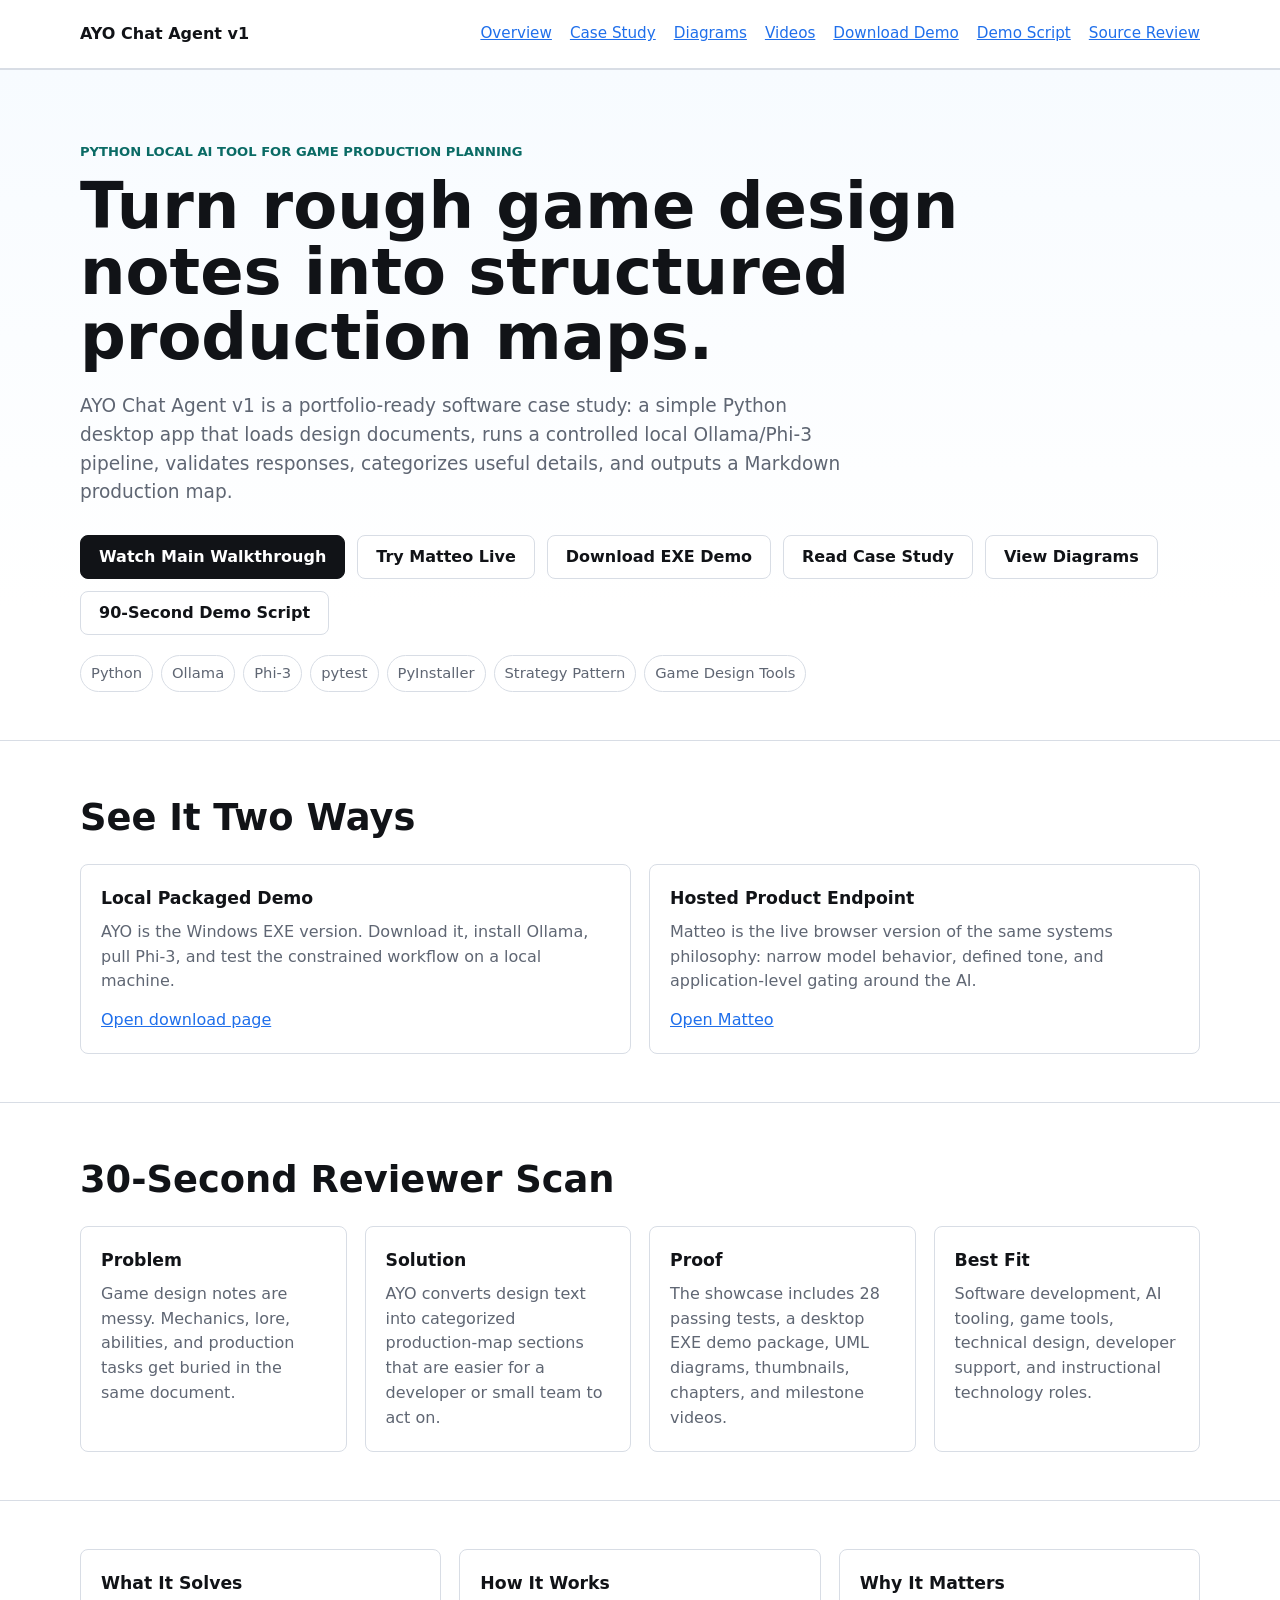
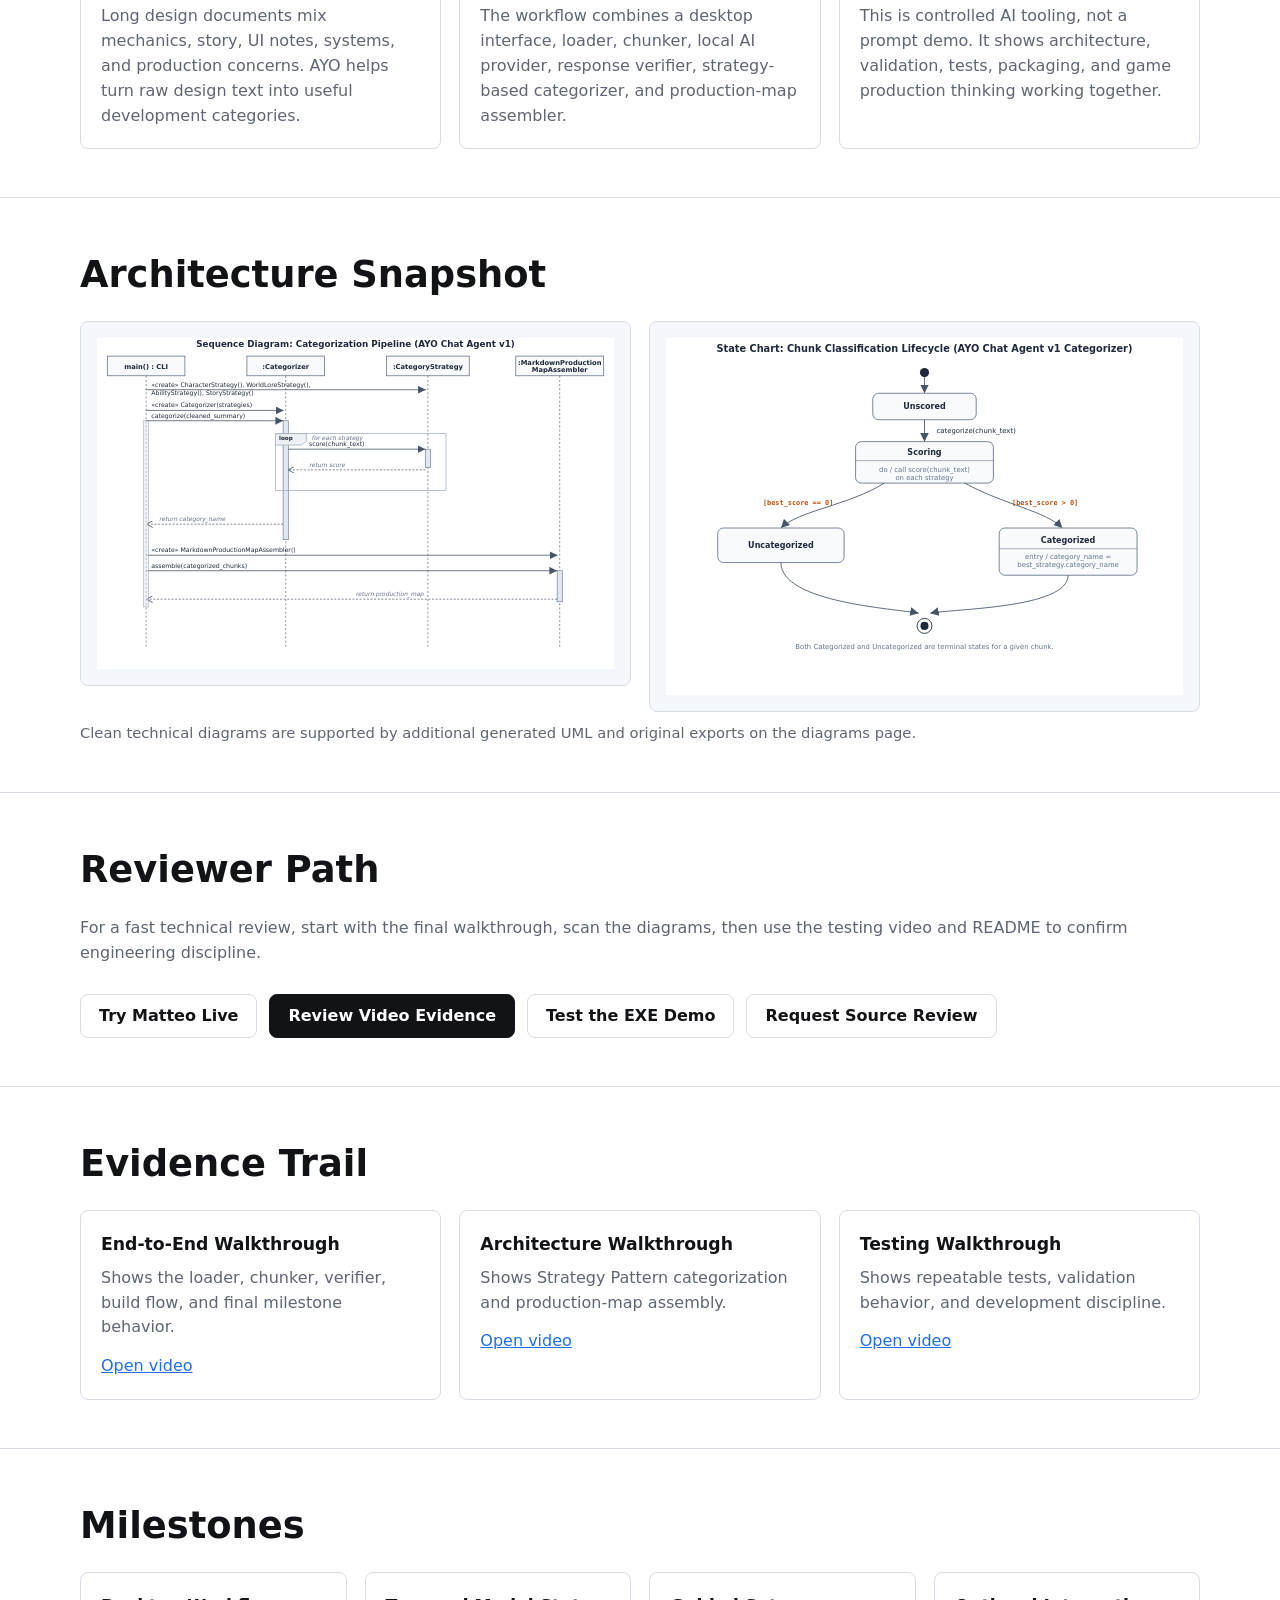
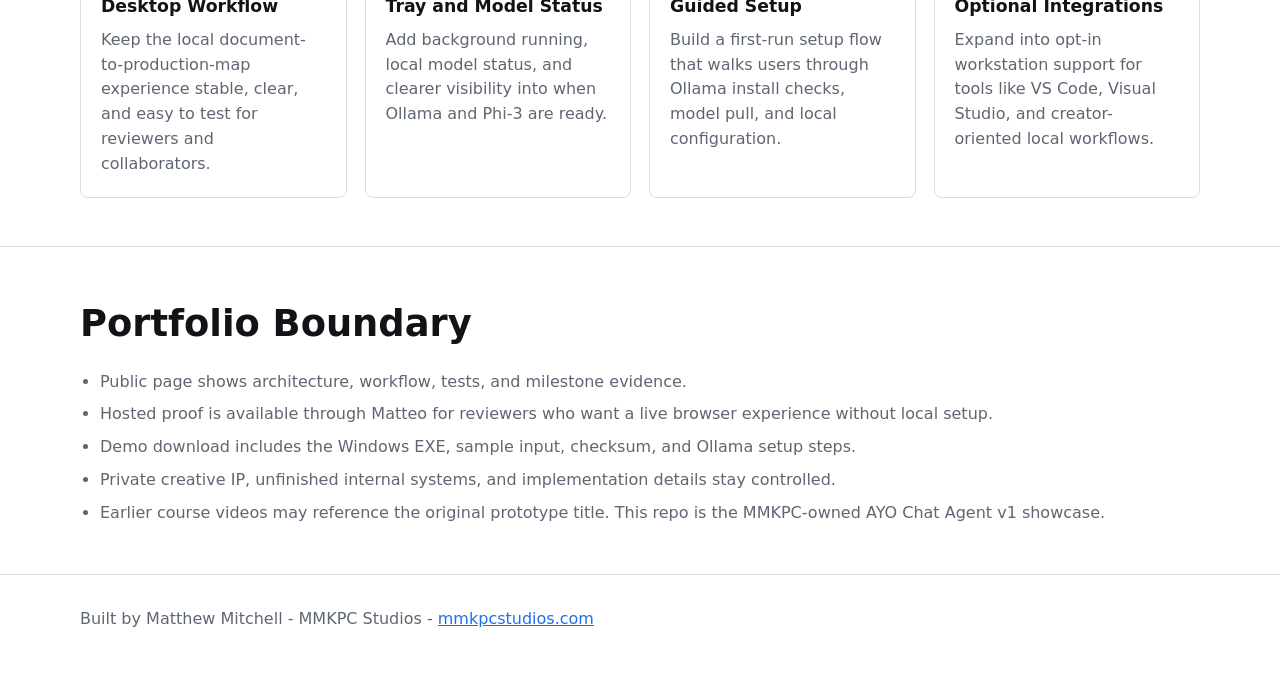
<file: docs/index.html>
<!doctype html>
<html lang="en">
  <head>
    <meta charset="utf-8">
    <meta name="viewport" content="width=device-width, initial-scale=1">
    <title>AYO Chat Agent v1 | Local AI Production Map Tool</title>
    <meta name="description" content="AYO Chat Agent v1 turns rough game design notes into structured production maps through a simple desktop app, a controlled Ollama and Phi-3 pipeline, validation logic, categorization, tests, and executable packaging.">
    <link rel="icon" href="favicon.svg" type="image/svg+xml">
    <link rel="stylesheet" href="styles.css">
  </head>
  <body>
    <header>
      <div class="wrap nav">
        <div class="brand">AYO Chat Agent v1</div>
        <nav class="nav-links" aria-label="Portfolio links">
          <a href="index.html">Overview</a>
          <a href="case-study.html">Case Study</a>
          <a href="diagrams.html">Diagrams</a>
          <a href="video-evidence.html">Videos</a>
          <a href="download.html">Download Demo</a>
          <a href="demo-script.html">Demo Script</a>
          <a href="mailto:memitchell@mmkpcstudios.com?subject=AYO%20Chat%20Agent%20source%20review">Source Review</a>
        </nav>
      </div>
    </header>

    <main>
      <section class="hero">
        <div class="wrap">
          <p class="eyebrow">Python local AI tool for game production planning</p>
          <h1>Turn rough game design notes into structured production maps.</h1>
          <p class="lead">AYO Chat Agent v1 is a portfolio-ready software case study: a simple Python desktop app that loads design documents, runs a controlled local Ollama/Phi-3 pipeline, validates responses, categorizes useful details, and outputs a Markdown production map.</p>
          <div class="actions">
            <a class="button primary" href="https://youtu.be/tCJJVlSK87w">Watch Main Walkthrough</a>
            <a class="button" href="https://matteo.mmkpcstudios.com/#/">Try Matteo Live</a>
            <a class="button" href="download.html">Download EXE Demo</a>
            <a class="button" href="case-study.html">Read Case Study</a>
            <a class="button" href="diagrams.html">View Diagrams</a>
            <a class="button" href="demo-script.html">90-Second Demo Script</a>
          </div>
          <div class="tag-list" aria-label="Technical focus">
            <span class="tag">Python</span>
            <span class="tag">Ollama</span>
            <span class="tag">Phi-3</span>
            <span class="tag">pytest</span>
            <span class="tag">PyInstaller</span>
            <span class="tag">Strategy Pattern</span>
            <span class="tag">Game Design Tools</span>
          </div>
        </div>
      </section>

      <section>
        <div class="wrap">
          <h2>See It Two Ways</h2>
          <div class="grid two">
            <article class="card">
              <h3>Local Packaged Demo</h3>
              <p>AYO is the Windows EXE version. Download it, install Ollama, pull Phi-3, and test the constrained workflow on a local machine.</p>
              <p><a href="download.html">Open download page</a></p>
            </article>
            <article class="card">
              <h3>Hosted Product Endpoint</h3>
              <p>Matteo is the live browser version of the same systems philosophy: narrow model behavior, defined tone, and application-level gating around the AI.</p>
              <p><a href="https://matteo.mmkpcstudios.com/#/">Open Matteo</a></p>
            </article>
          </div>
        </div>
      </section>

      <section>
        <div class="wrap">
          <h2>30-Second Reviewer Scan</h2>
          <div class="grid four">
            <article class="card">
              <h3>Problem</h3>
              <p>Game design notes are messy. Mechanics, lore, abilities, and production tasks get buried in the same document.</p>
            </article>
            <article class="card">
              <h3>Solution</h3>
              <p>AYO converts design text into categorized production-map sections that are easier for a developer or small team to act on.</p>
            </article>
            <article class="card">
              <h3>Proof</h3>
              <p>The showcase includes 28 passing tests, a desktop EXE demo package, UML diagrams, thumbnails, chapters, and milestone videos.</p>
            </article>
            <article class="card">
              <h3>Best Fit</h3>
              <p>Software development, AI tooling, game tools, technical design, developer support, and instructional technology roles.</p>
            </article>
          </div>
        </div>
      </section>

      <section>
        <div class="wrap grid three">
          <article class="card">
            <h3>What It Solves</h3>
            <p>Long design documents mix mechanics, story, UI notes, systems, and production concerns. AYO helps turn raw design text into useful development categories.</p>
          </article>
          <article class="card">
            <h3>How It Works</h3>
              <p>The workflow combines a desktop interface, loader, chunker, local AI provider, response verifier, strategy-based categorizer, and production-map assembler.</p>
          </article>
          <article class="card">
            <h3>Why It Matters</h3>
            <p>This is controlled AI tooling, not a prompt demo. It shows architecture, validation, tests, packaging, and game production thinking working together.</p>
          </article>
        </div>
      </section>

      <section>
        <div class="wrap">
          <h2>Architecture Snapshot</h2>
          <div class="grid two">
            <img class="media pad" src="sequence_diagram_categorization_pipeline.svg" alt="Sequence diagram showing the categorization pipeline">
            <img class="media pad" src="state_chart_chunk_classification.svg" alt="State chart showing chunk classification lifecycle">
          </div>
          <p class="caption">Clean technical diagrams are supported by additional generated UML and original exports on the diagrams page.</p>
        </div>
      </section>

      <section>
        <div class="wrap">
          <h2>Reviewer Path</h2>
          <p class="muted">For a fast technical review, start with the final walkthrough, scan the diagrams, then use the testing video and README to confirm engineering discipline.</p>
          <div class="actions">
            <a class="button" href="https://matteo.mmkpcstudios.com/#/">Try Matteo Live</a>
            <a class="button primary" href="video-evidence.html">Review Video Evidence</a>
            <a class="button" href="download.html">Test the EXE Demo</a>
            <a class="button" href="mailto:memitchell@mmkpcstudios.com?subject=AYO%20Chat%20Agent%20source%20review">Request Source Review</a>
          </div>
        </div>
      </section>

      <section>
        <div class="wrap">
          <h2>Evidence Trail</h2>
          <div class="grid three">
            <article class="card">
              <h3>End-to-End Walkthrough</h3>
              <p>Shows the loader, chunker, verifier, build flow, and final milestone behavior.</p>
              <p><a href="https://youtu.be/tCJJVlSK87w">Open video</a></p>
            </article>
            <article class="card">
              <h3>Architecture Walkthrough</h3>
              <p>Shows Strategy Pattern categorization and production-map assembly.</p>
              <p><a href="https://youtu.be/JqT-QNq3KSI">Open video</a></p>
            </article>
            <article class="card">
              <h3>Testing Walkthrough</h3>
              <p>Shows repeatable tests, validation behavior, and development discipline.</p>
              <p><a href="https://youtu.be/iyTBCO7R8f4">Open video</a></p>
            </article>
          </div>
        </div>
      </section>

      <section>
        <div class="wrap">
          <h2>Milestones</h2>
          <div class="grid four">
            <article class="card">
              <h3>Desktop Workflow</h3>
              <p>Keep the local document-to-production-map experience stable, clear, and easy to test for reviewers and collaborators.</p>
            </article>
            <article class="card">
              <h3>Tray and Model Status</h3>
              <p>Add background running, local model status, and clearer visibility into when Ollama and Phi-3 are ready.</p>
            </article>
            <article class="card">
              <h3>Guided Setup</h3>
              <p>Build a first-run setup flow that walks users through Ollama install checks, model pull, and local configuration.</p>
            </article>
            <article class="card">
              <h3>Optional Integrations</h3>
              <p>Expand into opt-in workstation support for tools like VS Code, Visual Studio, and creator-oriented local workflows.</p>
            </article>
          </div>
        </div>
      </section>

      <section>
        <div class="wrap">
          <h2>Portfolio Boundary</h2>
          <ul class="proof-list">
            <li>Public page shows architecture, workflow, tests, and milestone evidence.</li>
            <li>Hosted proof is available through Matteo for reviewers who want a live browser experience without local setup.</li>
            <li>Demo download includes the Windows EXE, sample input, checksum, and Ollama setup steps.</li>
            <li>Private creative IP, unfinished internal systems, and implementation details stay controlled.</li>
            <li>Earlier course videos may reference the original prototype title. This repo is the MMKPC-owned AYO Chat Agent v1 showcase.</li>
          </ul>
        </div>
      </section>
    </main>

    <footer>
      <div class="wrap">
        Built by Matthew Mitchell - MMKPC Studios - <a href="https://mmkpcstudios.com">mmkpcstudios.com</a>
      </div>
    </footer>
    <script src="site.js"></script>
  </body>
</html>
</file>
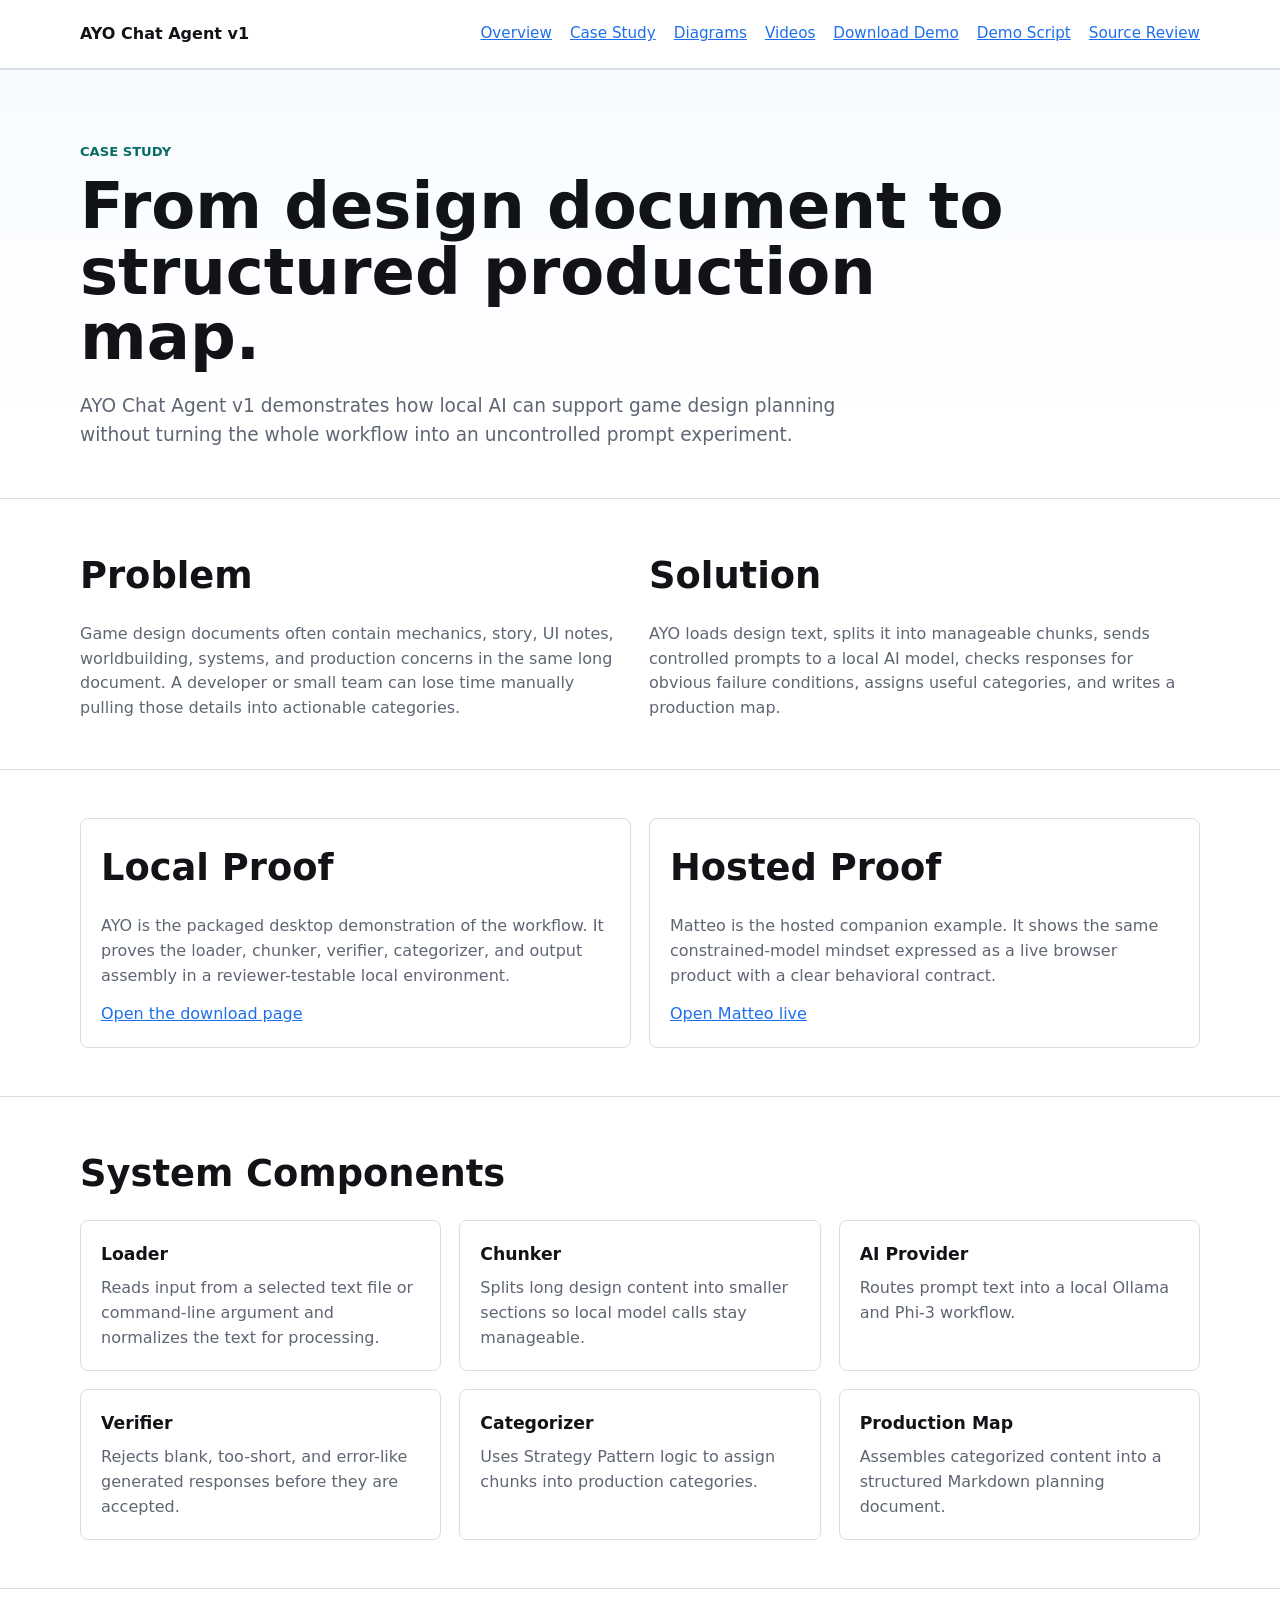
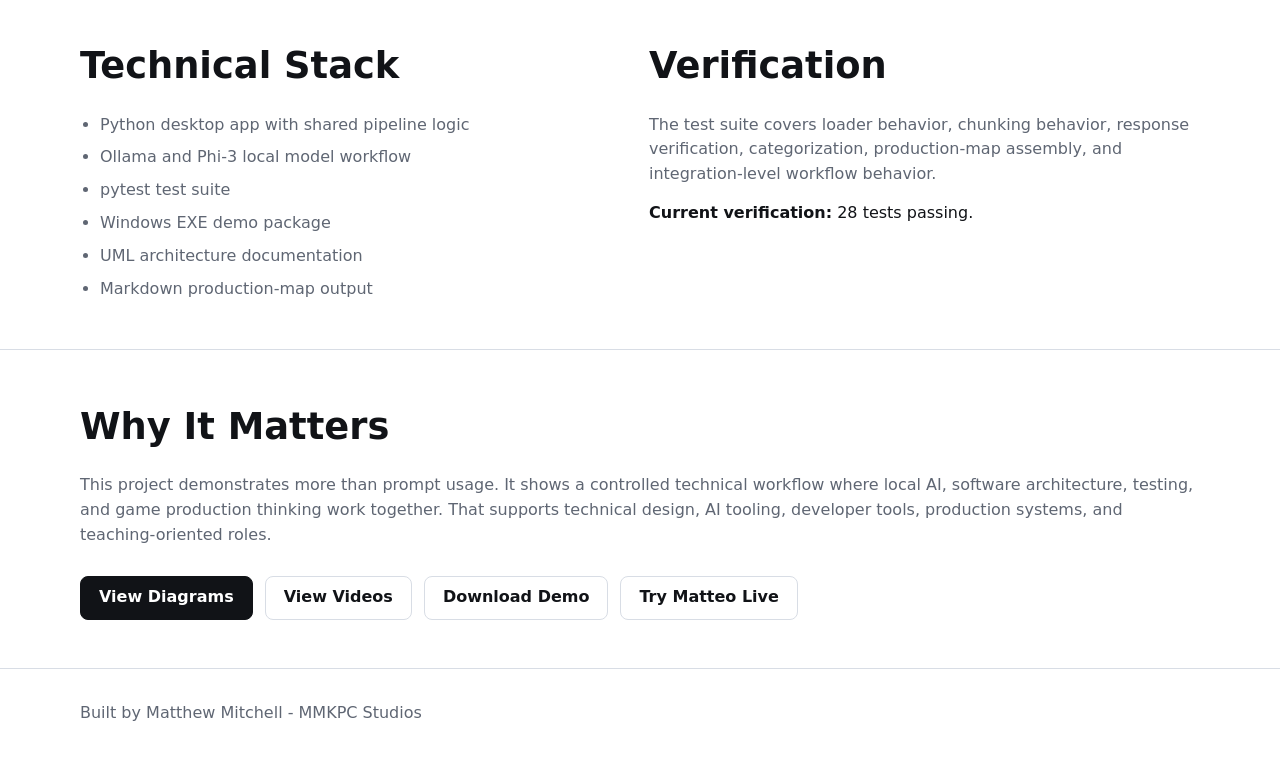
<file: docs/case-study.html>
<!doctype html>
<html lang="en">
  <head>
    <meta charset="utf-8">
    <meta name="viewport" content="width=device-width, initial-scale=1">
    <title>Case Study | AYO Chat Agent v1</title>
    <meta name="description" content="Case study for AYO Chat Agent v1, a local AI-assisted desktop tool for game design planning.">
    <link rel="icon" href="favicon.svg" type="image/svg+xml">
    <link rel="stylesheet" href="styles.css">
  </head>
  <body>
    <header>
      <div class="wrap nav">
        <div class="brand">AYO Chat Agent v1</div>
        <nav class="nav-links" aria-label="Portfolio links">
          <a href="index.html">Overview</a>
          <a href="case-study.html">Case Study</a>
          <a href="diagrams.html">Diagrams</a>
          <a href="video-evidence.html">Videos</a>
          <a href="download.html">Download Demo</a>
          <a href="demo-script.html">Demo Script</a>
          <a href="mailto:memitchell@mmkpcstudios.com?subject=AYO%20Chat%20Agent%20source%20review">Source Review</a>
        </nav>
      </div>
    </header>

    <main>
      <section class="hero">
        <div class="wrap">
          <p class="eyebrow">Case study</p>
          <h1>From design document to structured production map.</h1>
          <p class="lead">AYO Chat Agent v1 demonstrates how local AI can support game design planning without turning the whole workflow into an uncontrolled prompt experiment.</p>
        </div>
      </section>

      <section>
        <div class="wrap grid two">
          <article>
            <h2>Problem</h2>
            <p class="muted">Game design documents often contain mechanics, story, UI notes, worldbuilding, systems, and production concerns in the same long document. A developer or small team can lose time manually pulling those details into actionable categories.</p>
          </article>
          <article>
            <h2>Solution</h2>
            <p class="muted">AYO loads design text, splits it into manageable chunks, sends controlled prompts to a local AI model, checks responses for obvious failure conditions, assigns useful categories, and writes a production map.</p>
          </article>
        </div>
      </section>

      <section>
        <div class="wrap grid two">
          <article class="card">
            <h2>Local Proof</h2>
            <p>AYO is the packaged desktop demonstration of the workflow. It proves the loader, chunker, verifier, categorizer, and output assembly in a reviewer-testable local environment.</p>
            <p><a href="download.html">Open the download page</a></p>
          </article>
          <article class="card">
            <h2>Hosted Proof</h2>
            <p>Matteo is the hosted companion example. It shows the same constrained-model mindset expressed as a live browser product with a clear behavioral contract.</p>
            <p><a href="https://matteo.mmkpcstudios.com/#/">Open Matteo live</a></p>
          </article>
        </div>
      </section>

      <section>
        <div class="wrap">
          <h2>System Components</h2>
          <div class="grid three">
            <article class="card">
              <h3>Loader</h3>
              <p>Reads input from a selected text file or command-line argument and normalizes the text for processing.</p>
            </article>
            <article class="card">
              <h3>Chunker</h3>
              <p>Splits long design content into smaller sections so local model calls stay manageable.</p>
            </article>
            <article class="card">
              <h3>AI Provider</h3>
              <p>Routes prompt text into a local Ollama and Phi-3 workflow.</p>
            </article>
            <article class="card">
              <h3>Verifier</h3>
              <p>Rejects blank, too-short, and error-like generated responses before they are accepted.</p>
            </article>
            <article class="card">
              <h3>Categorizer</h3>
              <p>Uses Strategy Pattern logic to assign chunks into production categories.</p>
            </article>
            <article class="card">
              <h3>Production Map</h3>
              <p>Assembles categorized content into a structured Markdown planning document.</p>
            </article>
          </div>
        </div>
      </section>

      <section>
        <div class="wrap grid two">
          <article>
            <h2>Technical Stack</h2>
            <ul class="proof-list">
              <li>Python desktop app with shared pipeline logic</li>
              <li>Ollama and Phi-3 local model workflow</li>
              <li>pytest test suite</li>
              <li>Windows EXE demo package</li>
              <li>UML architecture documentation</li>
              <li>Markdown production-map output</li>
            </ul>
          </article>
          <article>
            <h2>Verification</h2>
            <p class="muted">The test suite covers loader behavior, chunking behavior, response verification, categorization, production-map assembly, and integration-level workflow behavior.</p>
            <p><strong>Current verification:</strong> 28 tests passing.</p>
          </article>
        </div>
      </section>

      <section>
        <div class="wrap">
          <h2>Why It Matters</h2>
          <p class="muted">This project demonstrates more than prompt usage. It shows a controlled technical workflow where local AI, software architecture, testing, and game production thinking work together. That supports technical design, AI tooling, developer tools, production systems, and teaching-oriented roles.</p>
          <div class="actions">
            <a class="button primary" href="diagrams.html">View Diagrams</a>
            <a class="button" href="video-evidence.html">View Videos</a>
            <a class="button" href="download.html">Download Demo</a>
            <a class="button" href="https://matteo.mmkpcstudios.com/#/">Try Matteo Live</a>
          </div>
        </div>
      </section>
    </main>

    <footer>
      <div class="wrap">Built by Matthew Mitchell - MMKPC Studios</div>
    </footer>
    <script src="site.js"></script>
  </body>
</html>
</file>
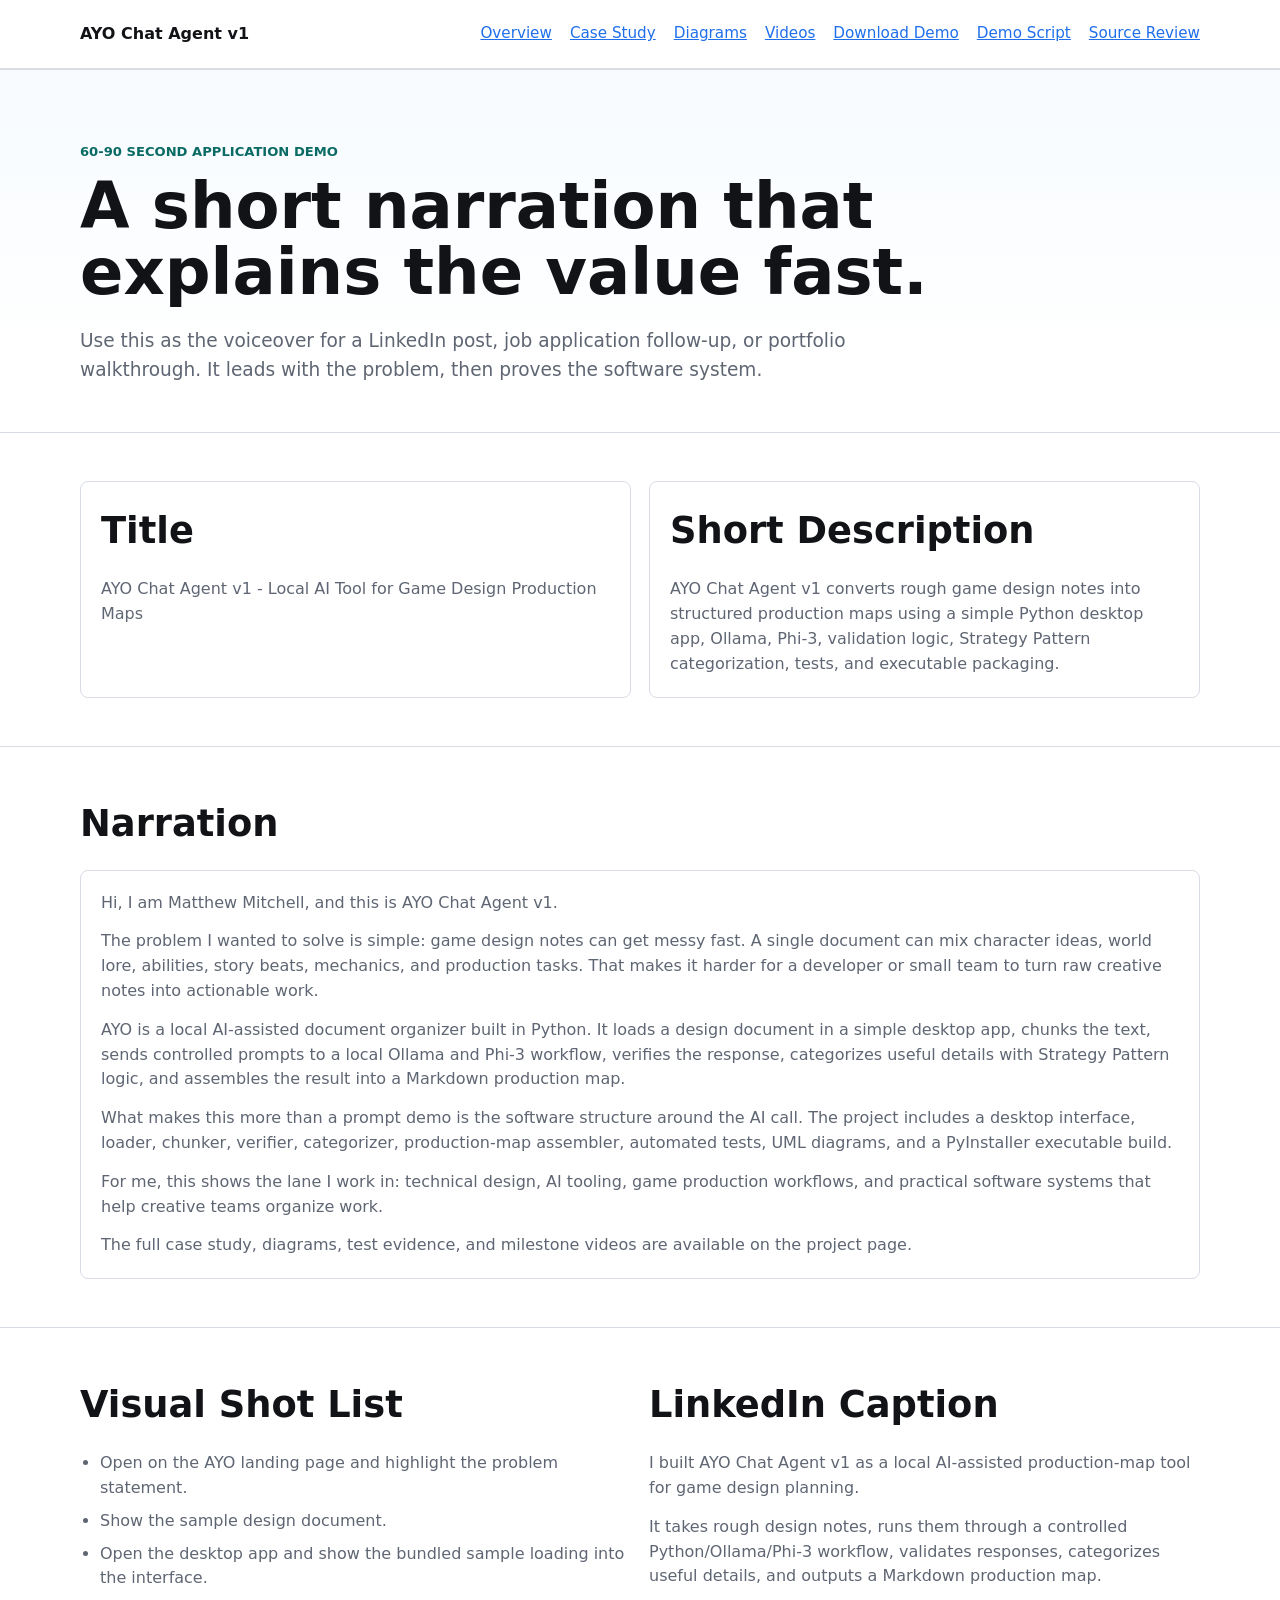
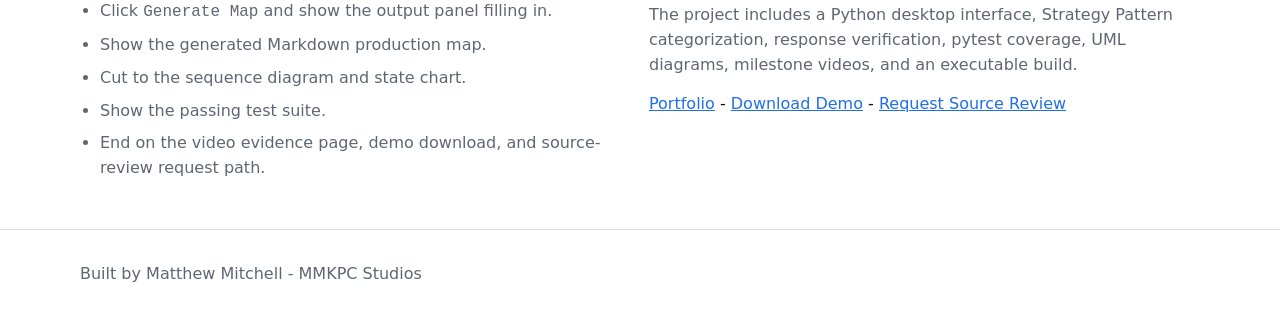
<file: docs/demo-script.html>
<!doctype html>
<html lang="en">
  <head>
    <meta charset="utf-8">
    <meta name="viewport" content="width=device-width, initial-scale=1">
    <title>Demo Script | AYO Chat Agent v1</title>
    <meta name="description" content="A 60-90 second narrated demo script for AYO Chat Agent v1.">
    <link rel="icon" href="favicon.svg" type="image/svg+xml">
    <link rel="stylesheet" href="styles.css">
  </head>
  <body>
    <header>
      <div class="wrap nav">
        <div class="brand">AYO Chat Agent v1</div>
        <nav class="nav-links" aria-label="Portfolio links">
          <a href="index.html">Overview</a>
          <a href="case-study.html">Case Study</a>
          <a href="diagrams.html">Diagrams</a>
          <a href="video-evidence.html">Videos</a>
          <a href="download.html">Download Demo</a>
          <a href="demo-script.html">Demo Script</a>
          <a href="mailto:memitchell@mmkpcstudios.com?subject=AYO%20Chat%20Agent%20source%20review">Source Review</a>
        </nav>
      </div>
    </header>

    <main>
      <section class="hero">
        <div class="wrap">
          <p class="eyebrow">60-90 second application demo</p>
          <h1>A short narration that explains the value fast.</h1>
          <p class="lead">Use this as the voiceover for a LinkedIn post, job application follow-up, or portfolio walkthrough. It leads with the problem, then proves the software system.</p>
        </div>
      </section>

      <section>
        <div class="wrap grid two">
          <article class="card">
            <h2>Title</h2>
            <p>AYO Chat Agent v1 - Local AI Tool for Game Design Production Maps</p>
          </article>
          <article class="card">
            <h2>Short Description</h2>
            <p>AYO Chat Agent v1 converts rough game design notes into structured production maps using a simple Python desktop app, Ollama, Phi-3, validation logic, Strategy Pattern categorization, tests, and executable packaging.</p>
          </article>
        </div>
      </section>

      <section>
        <div class="wrap">
          <h2>Narration</h2>
          <div class="card">
            <p>Hi, I am Matthew Mitchell, and this is AYO Chat Agent v1.</p>
            <p>The problem I wanted to solve is simple: game design notes can get messy fast. A single document can mix character ideas, world lore, abilities, story beats, mechanics, and production tasks. That makes it harder for a developer or small team to turn raw creative notes into actionable work.</p>
            <p>AYO is a local AI-assisted document organizer built in Python. It loads a design document in a simple desktop app, chunks the text, sends controlled prompts to a local Ollama and Phi-3 workflow, verifies the response, categorizes useful details with Strategy Pattern logic, and assembles the result into a Markdown production map.</p>
            <p>What makes this more than a prompt demo is the software structure around the AI call. The project includes a desktop interface, loader, chunker, verifier, categorizer, production-map assembler, automated tests, UML diagrams, and a PyInstaller executable build.</p>
            <p>For me, this shows the lane I work in: technical design, AI tooling, game production workflows, and practical software systems that help creative teams organize work.</p>
            <p>The full case study, diagrams, test evidence, and milestone videos are available on the project page.</p>
          </div>
        </div>
      </section>

      <section>
        <div class="wrap grid two">
          <article>
            <h2>Visual Shot List</h2>
            <ul class="proof-list">
              <li>Open on the AYO landing page and highlight the problem statement.</li>
              <li>Show the sample design document.</li>
              <li>Open the desktop app and show the bundled sample loading into the interface.</li>
              <li>Click <code>Generate Map</code> and show the output panel filling in.</li>
              <li>Show the generated Markdown production map.</li>
              <li>Cut to the sequence diagram and state chart.</li>
              <li>Show the passing test suite.</li>
              <li>End on the video evidence page, demo download, and source-review request path.</li>
            </ul>
          </article>
          <article>
            <h2>LinkedIn Caption</h2>
            <p class="muted">I built AYO Chat Agent v1 as a local AI-assisted production-map tool for game design planning.</p>
            <p class="muted">It takes rough design notes, runs them through a controlled Python/Ollama/Phi-3 workflow, validates responses, categorizes useful details, and outputs a Markdown production map.</p>
            <p class="muted">The project includes a Python desktop interface, Strategy Pattern categorization, response verification, pytest coverage, UML diagrams, milestone videos, and an executable build.</p>
            <p><a href="https://mmkpc.github.io/ayo-chat-agent/">Portfolio</a> - <a href="download.html">Download Demo</a> - <a href="mailto:memitchell@mmkpcstudios.com?subject=AYO%20Chat%20Agent%20source%20review">Request Source Review</a></p>
          </article>
        </div>
      </section>
    </main>

    <footer>
      <div class="wrap">Built by Matthew Mitchell - MMKPC Studios</div>
    </footer>
    <script src="site.js"></script>
  </body>
</html>
</file>
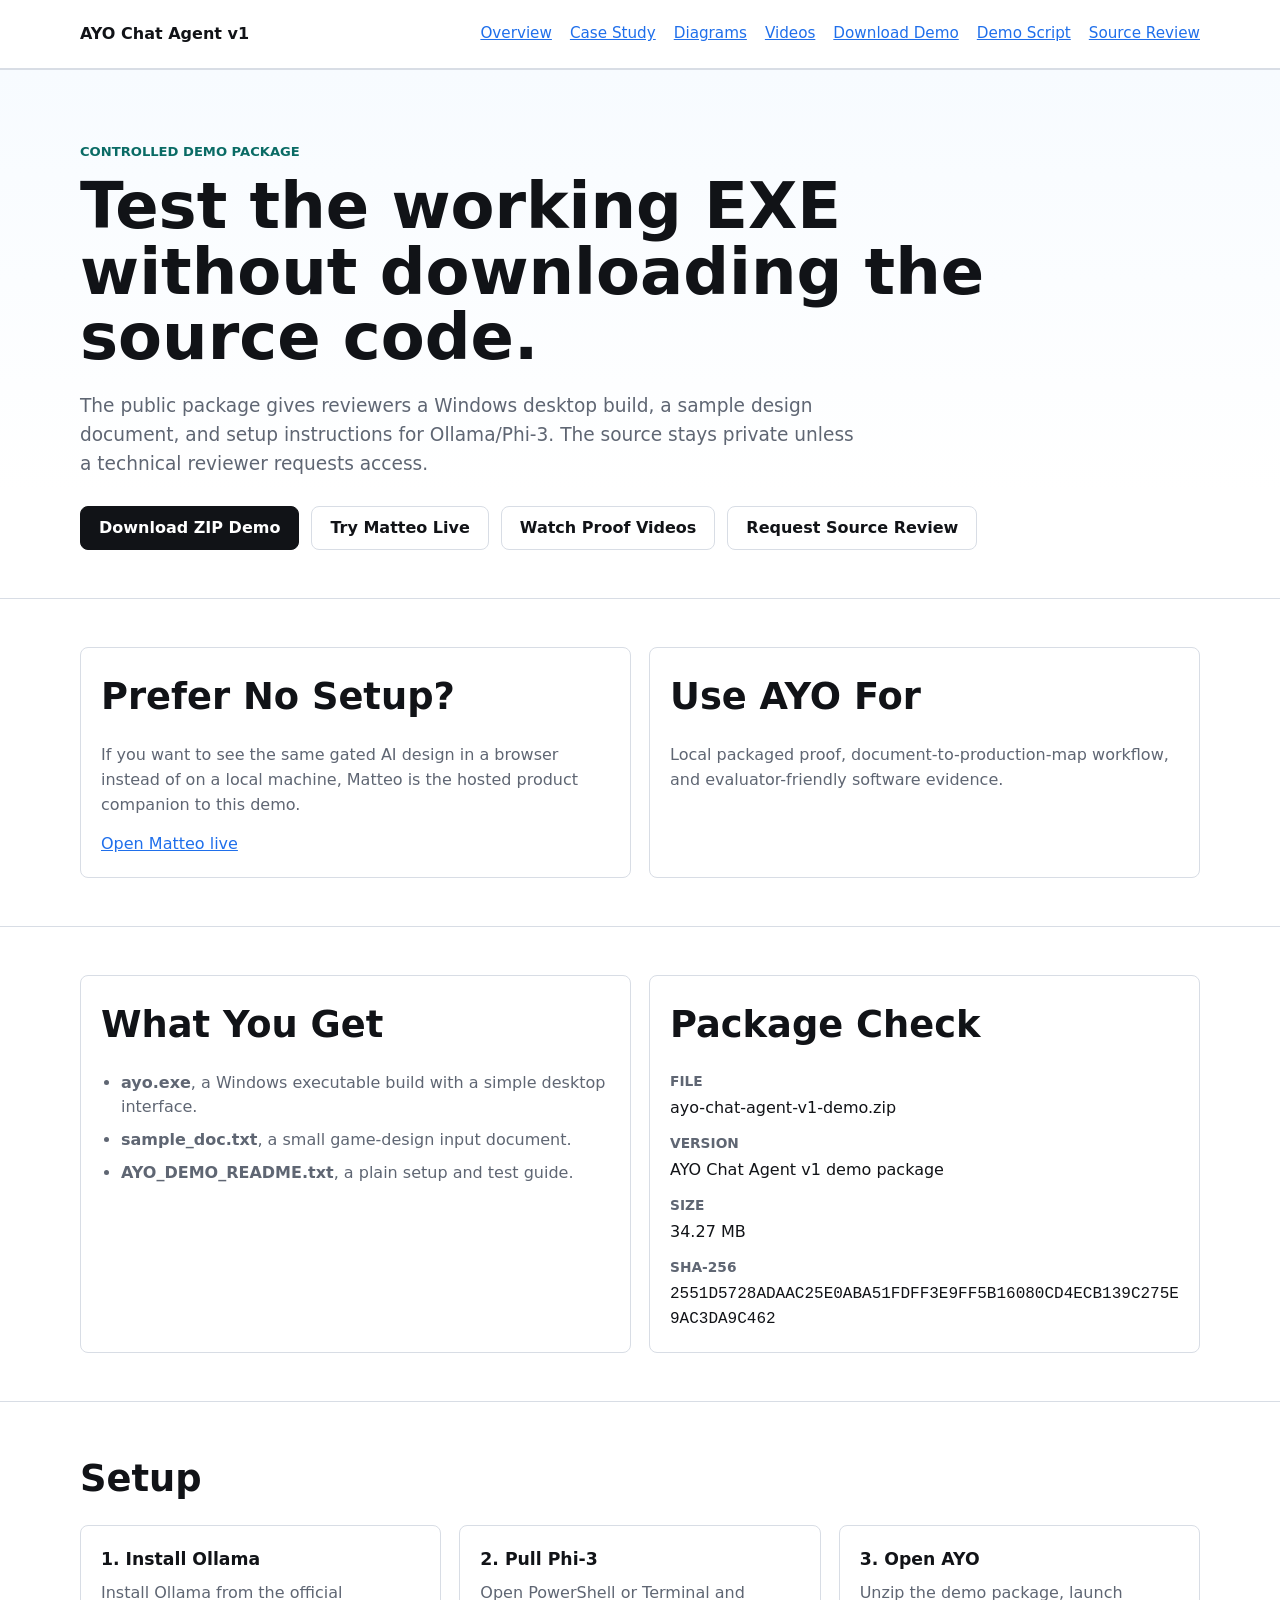
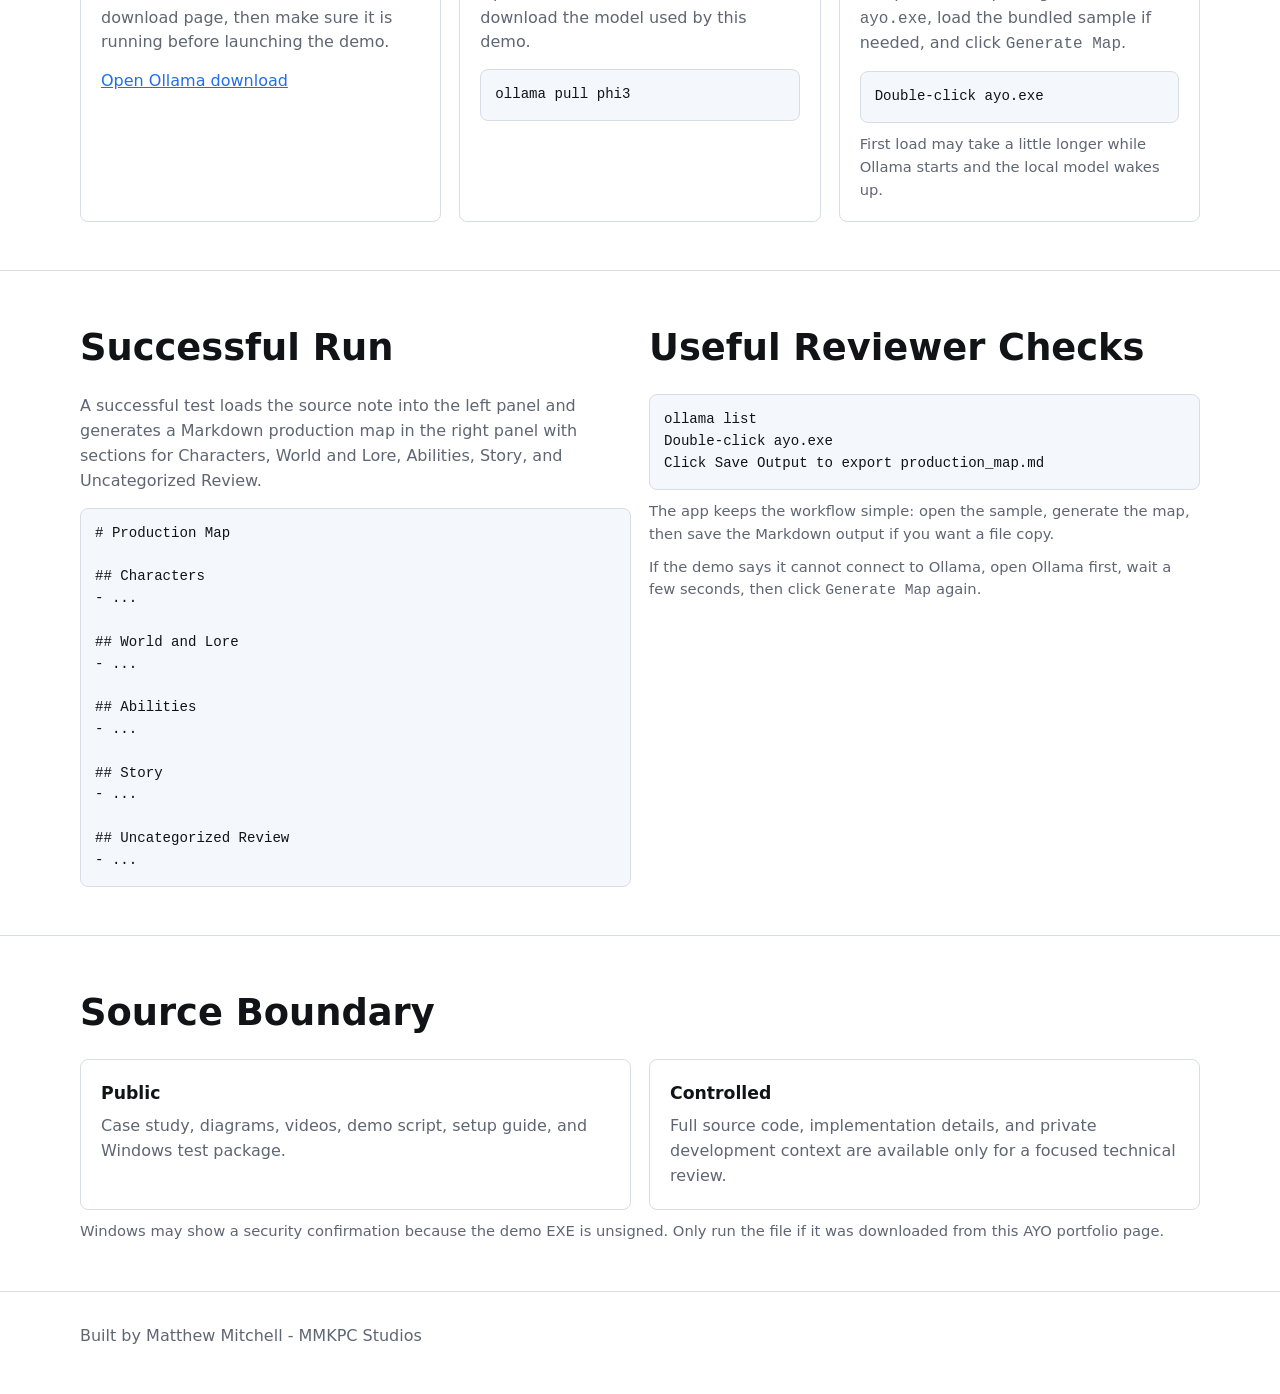
<file: docs/download.html>
<!doctype html>
<html lang="en">
  <head>
    <meta charset="utf-8">
    <meta name="viewport" content="width=device-width, initial-scale=1">
    <title>Download Demo | AYO Chat Agent v1</title>
    <meta name="description" content="Download and test the AYO Chat Agent v1 Windows desktop demo package with Ollama and Phi-3.">
    <link rel="icon" href="favicon.svg" type="image/svg+xml">
    <link rel="stylesheet" href="styles.css">
  </head>
  <body>
    <header>
      <div class="wrap nav">
        <div class="brand">AYO Chat Agent v1</div>
        <nav class="nav-links" aria-label="Portfolio links">
          <a href="index.html">Overview</a>
          <a href="case-study.html">Case Study</a>
          <a href="diagrams.html">Diagrams</a>
          <a href="video-evidence.html">Videos</a>
          <a href="download.html">Download Demo</a>
          <a href="demo-script.html">Demo Script</a>
          <a href="mailto:memitchell@mmkpcstudios.com?subject=AYO%20Chat%20Agent%20source%20review">Source Review</a>
        </nav>
      </div>
    </header>

    <main>
      <section class="hero">
        <div class="wrap">
          <p class="eyebrow">Controlled demo package</p>
          <h1>Test the working EXE without downloading the source code.</h1>
          <p class="lead">The public package gives reviewers a Windows desktop build, a sample design document, and setup instructions for Ollama/Phi-3. The source stays private unless a technical reviewer requests access.</p>
          <div class="actions">
            <a class="button primary" href="downloads/ayo-chat-agent-v1-demo.zip">Download ZIP Demo</a>
            <a class="button" href="https://matteo.mmkpcstudios.com/#/">Try Matteo Live</a>
            <a class="button" href="video-evidence.html">Watch Proof Videos</a>
            <a class="button" href="mailto:memitchell@mmkpcstudios.com?subject=AYO%20Chat%20Agent%20source%20review">Request Source Review</a>
          </div>
        </div>
      </section>

      <section>
        <div class="wrap grid two">
          <article class="card">
            <h2>Prefer No Setup?</h2>
            <p>If you want to see the same gated AI design in a browser instead of on a local machine, Matteo is the hosted product companion to this demo.</p>
            <p><a href="https://matteo.mmkpcstudios.com/#/">Open Matteo live</a></p>
          </article>
          <article class="card">
            <h2>Use AYO For</h2>
            <p>Local packaged proof, document-to-production-map workflow, and evaluator-friendly software evidence.</p>
          </article>
        </div>
      </section>

      <section>
        <div class="wrap grid two">
          <article class="card">
            <h2>What You Get</h2>
            <ul class="proof-list">
              <li><strong>ayo.exe</strong>, a Windows executable build with a simple desktop interface.</li>
              <li><strong>sample_doc.txt</strong>, a small game-design input document.</li>
              <li><strong>AYO_DEMO_README.txt</strong>, a plain setup and test guide.</li>
            </ul>
          </article>
          <article class="card">
            <h2>Package Check</h2>
            <dl class="download-meta">
              <div>
                <dt>File</dt>
                <dd>ayo-chat-agent-v1-demo.zip</dd>
              </div>
              <div>
                <dt>Version</dt>
                <dd>AYO Chat Agent v1 demo package</dd>
              </div>
              <div>
                <dt>Size</dt>
                <dd>34.27 MB</dd>
              </div>
              <div>
                <dt>SHA-256</dt>
                <dd><code data-download-sha>2551D5728ADAAC25E0ABA51FDFF3E9FF5B16080CD4ECB139C275E9AC3DA9C462</code></dd>
              </div>
            </dl>
          </article>
        </div>
      </section>

      <section>
        <div class="wrap">
          <h2>Setup</h2>
          <div class="grid three">
            <article class="card">
              <h3>1. Install Ollama</h3>
              <p>Install Ollama from the official download page, then make sure it is running before launching the demo.</p>
              <p><a href="https://ollama.com/download">Open Ollama download</a></p>
            </article>
            <article class="card">
              <h3>2. Pull Phi-3</h3>
              <p>Open PowerShell or Terminal and download the model used by this demo.</p>
              <pre class="chapter-block">ollama pull phi3</pre>
            </article>
            <article class="card">
              <h3>3. Open AYO</h3>
              <p>Unzip the demo package, launch <code>ayo.exe</code>, load the bundled sample if needed, and click <code>Generate Map</code>.</p>
              <pre class="chapter-block">Double-click ayo.exe</pre>
              <p class="caption">First load may take a little longer while Ollama starts and the local model wakes up.</p>
            </article>
          </div>
        </div>
      </section>

      <section>
        <div class="wrap grid two">
          <article>
            <h2>Successful Run</h2>
            <p class="muted">A successful test loads the source note into the left panel and generates a Markdown production map in the right panel with sections for Characters, World and Lore, Abilities, Story, and Uncategorized Review.</p>
            <pre class="chapter-block"># Production Map

## Characters
- ...

## World and Lore
- ...

## Abilities
- ...

## Story
- ...

## Uncategorized Review
- ...</pre>
          </article>
          <article>
            <h2>Useful Reviewer Checks</h2>
            <pre class="chapter-block">ollama list
Double-click ayo.exe
Click Save Output to export production_map.md</pre>
            <p class="caption">The app keeps the workflow simple: open the sample, generate the map, then save the Markdown output if you want a file copy.</p>
            <p class="caption">If the demo says it cannot connect to Ollama, open Ollama first, wait a few seconds, then click <code>Generate Map</code> again.</p>
          </article>
        </div>
      </section>

      <section>
        <div class="wrap">
          <h2>Source Boundary</h2>
          <div class="grid two">
            <article class="card">
              <h3>Public</h3>
              <p>Case study, diagrams, videos, demo script, setup guide, and Windows test package.</p>
            </article>
            <article class="card">
              <h3>Controlled</h3>
              <p>Full source code, implementation details, and private development context are available only for a focused technical review.</p>
            </article>
          </div>
          <p class="caption">Windows may show a security confirmation because the demo EXE is unsigned. Only run the file if it was downloaded from this AYO portfolio page.</p>
        </div>
      </section>
    </main>

    <footer>
      <div class="wrap">Built by Matthew Mitchell - MMKPC Studios</div>
    </footer>
    <script src="site.js"></script>
  </body>
</html>
</file>
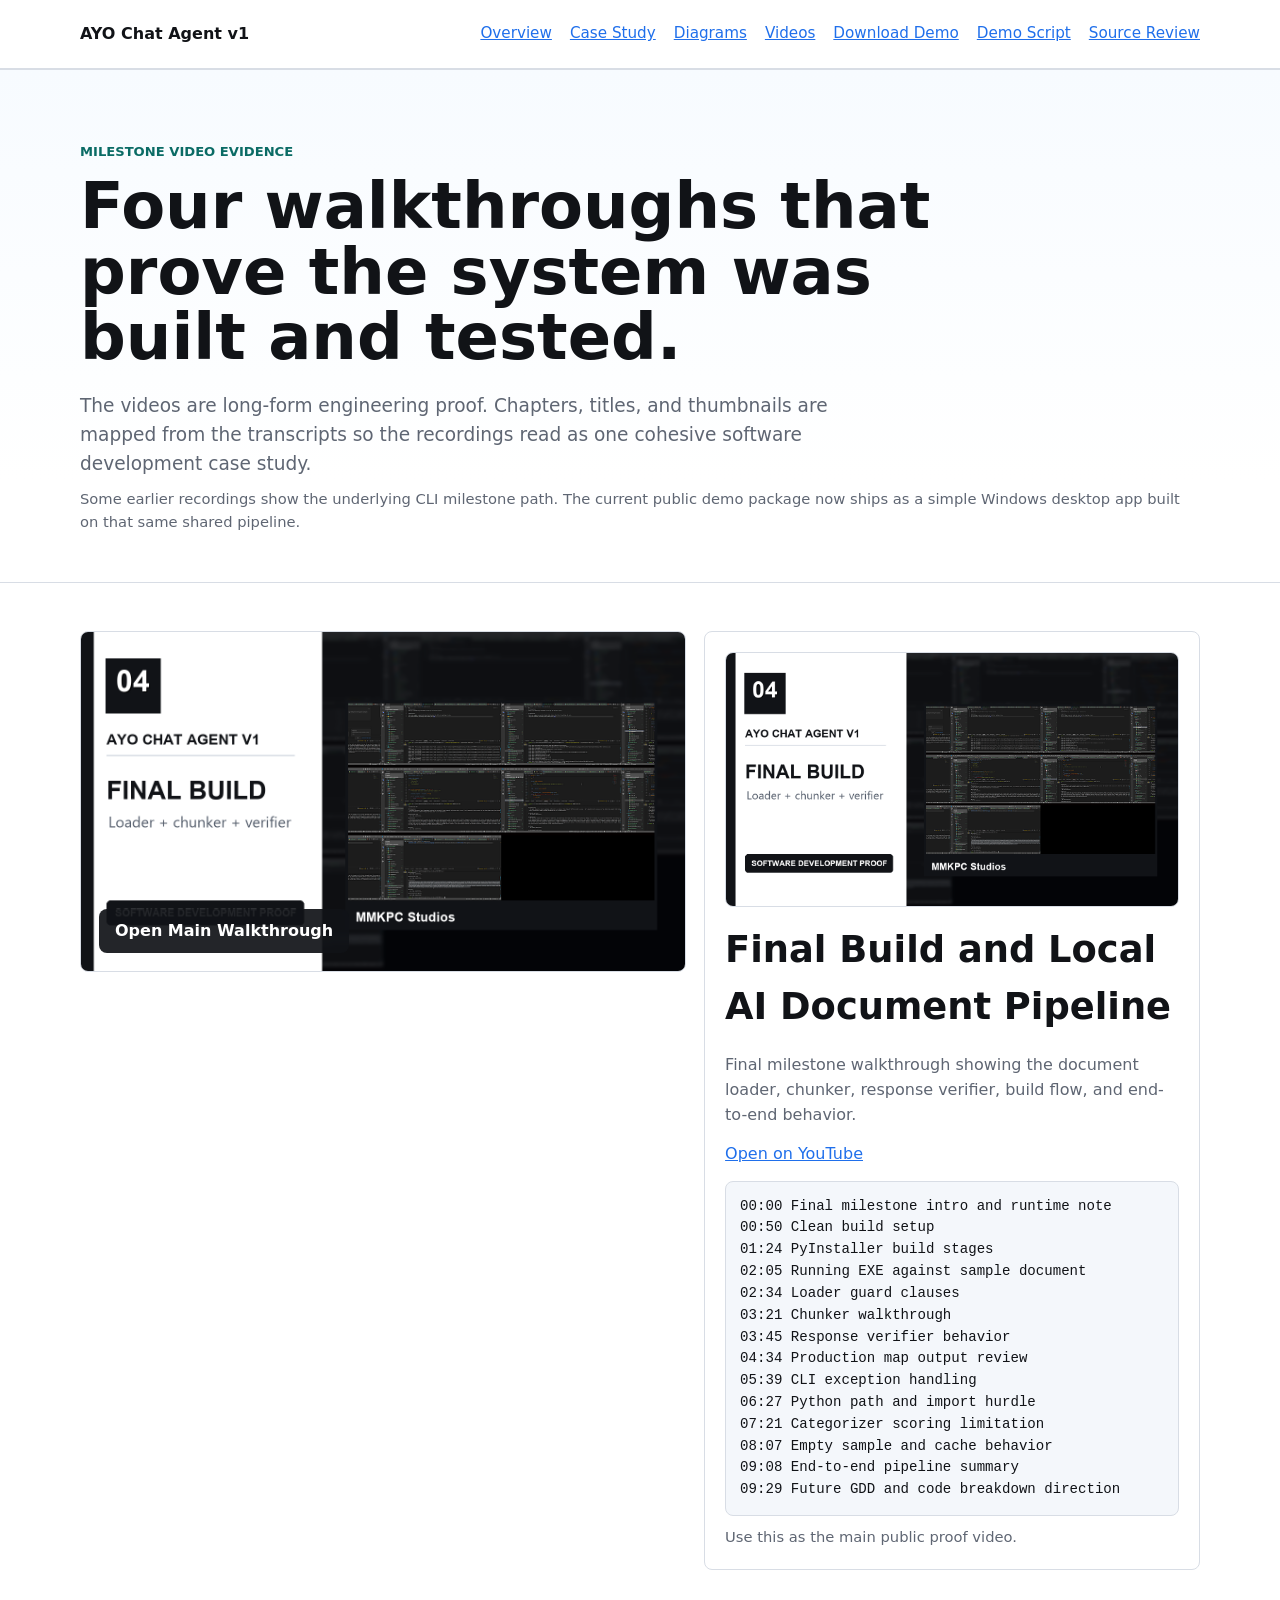
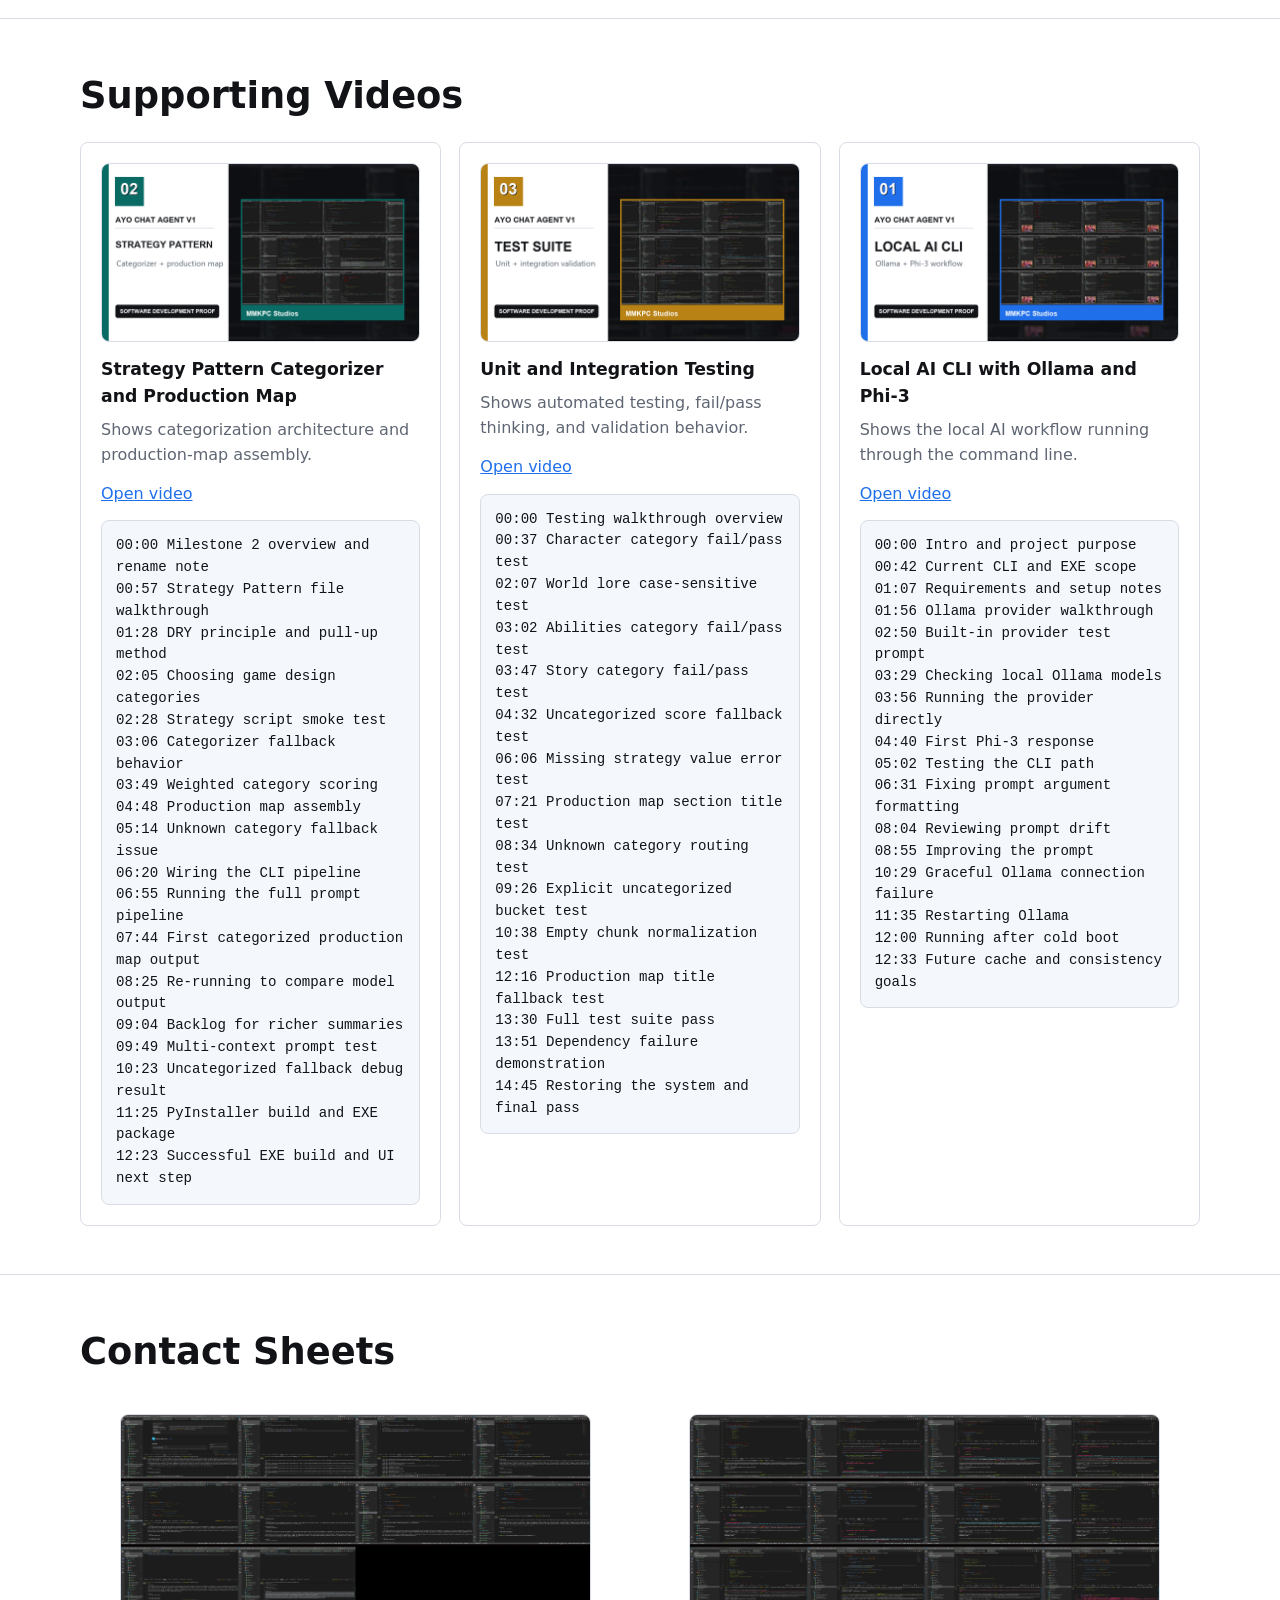
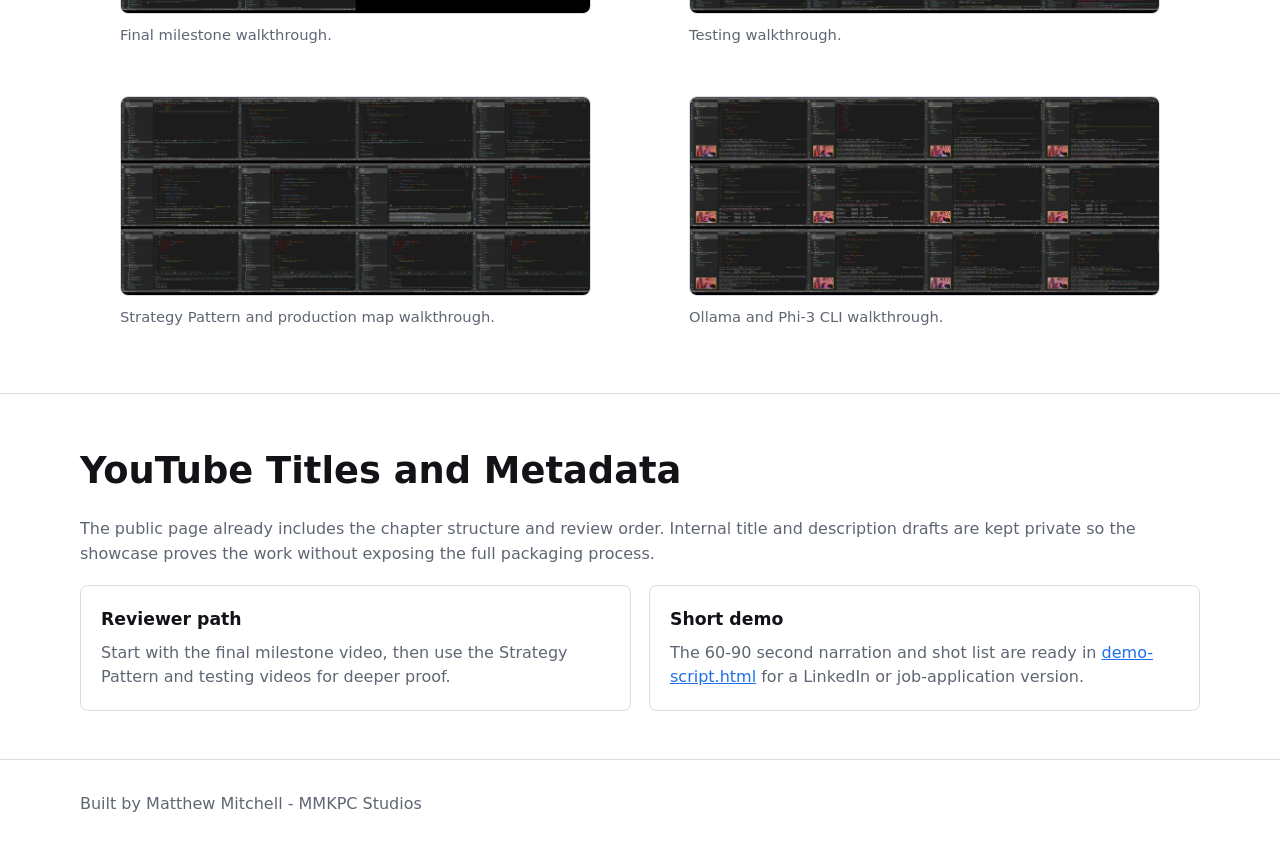
<file: docs/video-evidence.html>
<!doctype html>
<html lang="en">
  <head>
    <meta charset="utf-8">
    <meta name="viewport" content="width=device-width, initial-scale=1">
    <title>Video Evidence | AYO Chat Agent v1</title>
    <meta name="description" content="Milestone video evidence for AYO Chat Agent v1.">
    <link rel="icon" href="favicon.svg" type="image/svg+xml">
    <link rel="stylesheet" href="styles.css">
  </head>
  <body>
    <header>
      <div class="wrap nav">
        <div class="brand">AYO Chat Agent v1</div>
        <nav class="nav-links" aria-label="Portfolio links">
          <a href="index.html">Overview</a>
          <a href="case-study.html">Case Study</a>
          <a href="diagrams.html">Diagrams</a>
          <a href="video-evidence.html">Videos</a>
          <a href="download.html">Download Demo</a>
          <a href="demo-script.html">Demo Script</a>
          <a href="mailto:memitchell@mmkpcstudios.com?subject=AYO%20Chat%20Agent%20source%20review">Source Review</a>
        </nav>
      </div>
    </header>

    <main>
      <section class="hero">
        <div class="wrap">
          <p class="eyebrow">Milestone video evidence</p>
          <h1>Four walkthroughs that prove the system was built and tested.</h1>
          <p class="lead">The videos are long-form engineering proof. Chapters, titles, and thumbnails are mapped from the transcripts so the recordings read as one cohesive software development case study.</p>
          <p class="caption">Some earlier recordings show the underlying CLI milestone path. The current public demo package now ships as a simple Windows desktop app built on that same shared pipeline.</p>
        </div>
      </section>

      <section>
        <div class="wrap video-grid">
          <a class="video-poster" href="https://youtu.be/tCJJVlSK87w" aria-label="Open the final build walkthrough on YouTube">
            <img src="assets/thumb-04-final-build.png" alt="AYO Chat Agent v1 final build video thumbnail">
            <span>Open Main Walkthrough</span>
          </a>
          <article class="card">
            <img class="media thumbnail" src="assets/thumb-04-final-build.png" alt="AYO Chat Agent v1 final build YouTube thumbnail">
            <h2>Final Build and Local AI Document Pipeline</h2>
            <p>Final milestone walkthrough showing the document loader, chunker, response verifier, build flow, and end-to-end behavior.</p>
            <p><a href="https://youtu.be/tCJJVlSK87w">Open on YouTube</a></p>
            <pre class="chapter-block">00:00 Final milestone intro and runtime note
00:50 Clean build setup
01:24 PyInstaller build stages
02:05 Running EXE against sample document
02:34 Loader guard clauses
03:21 Chunker walkthrough
03:45 Response verifier behavior
04:34 Production map output review
05:39 CLI exception handling
06:27 Python path and import hurdle
07:21 Categorizer scoring limitation
08:07 Empty sample and cache behavior
09:08 End-to-end pipeline summary
09:29 Future GDD and code breakdown direction</pre>
            <p class="caption">Use this as the main public proof video.</p>
          </article>
        </div>
      </section>

      <section>
        <div class="wrap">
          <h2>Supporting Videos</h2>
          <div class="grid three">
            <article class="card">
              <img class="media thumbnail" src="assets/thumb-02-strategy-map.png" alt="AYO Chat Agent v1 Strategy Pattern YouTube thumbnail">
              <h3>Strategy Pattern Categorizer and Production Map</h3>
              <p>Shows categorization architecture and production-map assembly.</p>
              <p><a href="https://youtu.be/JqT-QNq3KSI">Open video</a></p>
              <pre class="chapter-block">00:00 Milestone 2 overview and rename note
00:57 Strategy Pattern file walkthrough
01:28 DRY principle and pull-up method
02:05 Choosing game design categories
02:28 Strategy script smoke test
03:06 Categorizer fallback behavior
03:49 Weighted category scoring
04:48 Production map assembly
05:14 Unknown category fallback issue
06:20 Wiring the CLI pipeline
06:55 Running the full prompt pipeline
07:44 First categorized production map output
08:25 Re-running to compare model output
09:04 Backlog for richer summaries
09:49 Multi-context prompt test
10:23 Uncategorized fallback debug result
11:25 PyInstaller build and EXE package
12:23 Successful EXE build and UI next step</pre>
            </article>
            <article class="card">
              <img class="media thumbnail" src="assets/thumb-03-testing.png" alt="AYO Chat Agent v1 test suite YouTube thumbnail">
              <h3>Unit and Integration Testing</h3>
              <p>Shows automated testing, fail/pass thinking, and validation behavior.</p>
              <p><a href="https://youtu.be/iyTBCO7R8f4">Open video</a></p>
              <pre class="chapter-block">00:00 Testing walkthrough overview
00:37 Character category fail/pass test
02:07 World lore case-sensitive test
03:02 Abilities category fail/pass test
03:47 Story category fail/pass test
04:32 Uncategorized score fallback test
06:06 Missing strategy value error test
07:21 Production map section title test
08:34 Unknown category routing test
09:26 Explicit uncategorized bucket test
10:38 Empty chunk normalization test
12:16 Production map title fallback test
13:30 Full test suite pass
13:51 Dependency failure demonstration
14:45 Restoring the system and final pass</pre>
            </article>
            <article class="card">
              <img class="media thumbnail" src="assets/thumb-01-ollama-cli.png" alt="AYO Chat Agent v1 local AI CLI YouTube thumbnail">
              <h3>Local AI CLI with Ollama and Phi-3</h3>
              <p>Shows the local AI workflow running through the command line.</p>
              <p><a href="https://youtu.be/eq32Ek8xiZk">Open video</a></p>
              <pre class="chapter-block">00:00 Intro and project purpose
00:42 Current CLI and EXE scope
01:07 Requirements and setup notes
01:56 Ollama provider walkthrough
02:50 Built-in provider test prompt
03:29 Checking local Ollama models
03:56 Running the provider directly
04:40 First Phi-3 response
05:02 Testing the CLI path
06:31 Fixing prompt argument formatting
08:04 Reviewing prompt drift
08:55 Improving the prompt
10:29 Graceful Ollama connection failure
11:35 Restarting Ollama
12:00 Running after cold boot
12:33 Future cache and consistency goals</pre>
            </article>
          </div>
        </div>
      </section>

      <section>
        <div class="wrap">
          <h2>Contact Sheets</h2>
          <div class="grid two">
            <figure>
              <img class="media" src="assets/final-milestone-contact-sheet.png" alt="Contact sheet from the final milestone walkthrough">
              <figcaption class="caption">Final milestone walkthrough.</figcaption>
            </figure>
            <figure>
              <img class="media" src="assets/testing-walkthrough-contact-sheet.png" alt="Contact sheet from the testing walkthrough">
              <figcaption class="caption">Testing walkthrough.</figcaption>
            </figure>
            <figure>
              <img class="media" src="assets/strategy-production-map-contact-sheet.png" alt="Contact sheet from the Strategy Pattern walkthrough">
              <figcaption class="caption">Strategy Pattern and production map walkthrough.</figcaption>
            </figure>
            <figure>
              <img class="media" src="assets/ollama-cli-contact-sheet.png" alt="Contact sheet from the Ollama CLI walkthrough">
              <figcaption class="caption">Ollama and Phi-3 CLI walkthrough.</figcaption>
            </figure>
          </div>
        </div>
      </section>

      <section>
        <div class="wrap">
          <h2>YouTube Titles and Metadata</h2>
          <p class="muted">The public page already includes the chapter structure and review order. Internal title and description drafts are kept private so the showcase proves the work without exposing the full packaging process.</p>
          <div class="grid two" style="margin-top: 18px;">
            <article class="card">
              <h3>Reviewer path</h3>
              <p>Start with the final milestone video, then use the Strategy Pattern and testing videos for deeper proof.</p>
            </article>
            <article class="card">
              <h3>Short demo</h3>
              <p>The 60-90 second narration and shot list are ready in <a href="demo-script.html">demo-script.html</a> for a LinkedIn or job-application version.</p>
            </article>
          </div>
        </div>
      </section>
    </main>

    <footer>
      <div class="wrap">Built by Matthew Mitchell - MMKPC Studios</div>
    </footer>
    <script src="site.js"></script>
  </body>
</html>
</file>
<file: docs/styles.css>
:root {
  color-scheme: light;
  --ink: #111317;
  --muted: #5f6673;
  --line: #d8dde5;
  --soft: #f4f7fb;
  --panel: #ffffff;
  --blue: #1f6feb;
  --teal: #0a6b65;
  --gold: #b88215;
}

* {
  box-sizing: border-box;
}

body {
  margin: 0;
  font-family: Inter, ui-sans-serif, system-ui, -apple-system, BlinkMacSystemFont, "Segoe UI", sans-serif;
  color: var(--ink);
  background: #ffffff;
  line-height: 1.55;
  overflow-x: hidden;
}

a {
  color: var(--blue);
}

.wrap {
  width: min(1120px, calc(100% - 32px));
  margin: 0 auto;
}

header {
  position: sticky;
  top: 0;
  z-index: 20;
  border-bottom: 1px solid var(--line);
  background: rgba(255, 255, 255, 0.96);
  backdrop-filter: blur(12px);
}

.nav {
  display: flex;
  align-items: center;
  justify-content: space-between;
  min-height: 68px;
  gap: 16px;
}

.brand {
  font-weight: 800;
  letter-spacing: 0;
}

.nav-links {
  display: flex;
  gap: 18px;
  flex-wrap: wrap;
  min-width: 0;
  font-size: 0.95rem;
}

.hero {
  padding: 72px 0 48px;
  background: linear-gradient(180deg, #f7fbff 0%, #ffffff 80%);
}

.eyebrow {
  margin: 0 0 12px;
  color: var(--teal);
  font-weight: 800;
  text-transform: uppercase;
  font-size: 0.82rem;
}

h1 {
  margin: 0;
  max-width: 960px;
  font-size: clamp(2.2rem, 5vw, 4.8rem);
  line-height: 1.02;
  letter-spacing: 0;
}

h2 {
  margin: 0 0 18px;
  font-size: clamp(1.6rem, 3vw, 2.3rem);
  letter-spacing: 0;
}

h3 {
  margin: 0 0 8px;
  font-size: 1.08rem;
}

p {
  margin: 0;
}

p + p {
  margin-top: 14px;
}

.lead {
  max-width: 780px;
  margin-top: 22px;
  color: var(--muted);
  font-size: 1.16rem;
}

.actions {
  display: flex;
  gap: 12px;
  flex-wrap: wrap;
  margin-top: 28px;
}

.button {
  display: inline-flex;
  align-items: center;
  justify-content: center;
  min-height: 44px;
  padding: 0 18px;
  border: 1px solid var(--line);
  border-radius: 8px;
  color: var(--ink);
  text-decoration: none;
  font-weight: 700;
  background: var(--panel);
}

.button.primary {
  color: #ffffff;
  background: var(--ink);
  border-color: var(--ink);
}

section {
  padding: 48px 0;
  border-top: 1px solid var(--line);
}

.grid {
  display: grid;
  gap: 18px;
}

.grid.three {
  grid-template-columns: repeat(3, minmax(0, 1fr));
}

.grid.four {
  grid-template-columns: repeat(4, minmax(0, 1fr));
}

.grid.two {
  grid-template-columns: repeat(2, minmax(0, 1fr));
}

.card {
  min-width: 0;
  border: 1px solid var(--line);
  border-radius: 8px;
  background: var(--panel);
  padding: 20px;
}

.card p,
.muted {
  color: var(--muted);
}

.media {
  display: block;
  width: 100%;
  border: 1px solid var(--line);
  border-radius: 8px;
  background: var(--soft);
}

.thumbnail {
  aspect-ratio: 16 / 9;
  object-fit: cover;
  margin-bottom: 14px;
}

.media.pad {
  padding: 16px;
}

.tag-list {
  display: flex;
  flex-wrap: wrap;
  gap: 8px;
  margin-top: 20px;
}

.tag {
  border: 1px solid var(--line);
  border-radius: 999px;
  padding: 6px 10px;
  background: #ffffff;
  color: var(--muted);
  font-size: 0.92rem;
}

.proof-list {
  margin: 0;
  padding-left: 20px;
  color: var(--muted);
}

.proof-list li + li {
  margin-top: 8px;
}

.diagram-panel {
  overflow: hidden;
  border: 1px solid var(--line);
  border-radius: 8px;
  background: var(--panel);
  padding: 18px;
}

.diagram-panel .mermaid {
  display: flex;
  justify-content: center;
  min-height: 280px;
  overflow-x: auto;
}

.caption {
  margin-top: 10px;
  color: var(--muted);
  font-size: 0.92rem;
}

.chapter-block {
  width: 100%;
  overflow-x: auto;
  margin: 14px 0 0;
  border: 1px solid var(--line);
  border-radius: 8px;
  padding: 14px;
  background: var(--soft);
  color: var(--ink);
  font-family: "Cascadia Mono", "SFMono-Regular", Consolas, monospace;
  font-size: 0.88rem;
  line-height: 1.55;
  white-space: pre-wrap;
}

.download-meta {
  display: grid;
  gap: 12px;
  margin: 0;
}

.download-meta div {
  display: grid;
  gap: 4px;
}

.download-meta dt {
  color: var(--muted);
  font-size: 0.86rem;
  font-weight: 800;
  text-transform: uppercase;
}

.download-meta dd {
  margin: 0;
  overflow-wrap: anywhere;
}

code {
  font-family: "Cascadia Mono", "SFMono-Regular", Consolas, monospace;
}

.download-meta code {
  display: block;
  white-space: normal;
  word-break: break-all;
}

.video-grid {
  display: grid;
  grid-template-columns: 1.1fr 0.9fr;
  gap: 18px;
  align-items: start;
}

.ratio {
  position: relative;
  width: 100%;
  aspect-ratio: 16 / 9;
  overflow: hidden;
  border: 1px solid var(--line);
  border-radius: 8px;
  background: var(--soft);
}

.ratio iframe {
  position: absolute;
  inset: 0;
  width: 100%;
  height: 100%;
  border: 0;
}

.video-poster {
  position: relative;
  display: block;
  overflow: hidden;
  border: 1px solid var(--line);
  border-radius: 8px;
  aspect-ratio: 16 / 9;
  color: #ffffff;
  background: var(--ink);
}

.video-poster img {
  display: block;
  width: 100%;
  height: 100%;
  object-fit: cover;
}

.video-poster span {
  position: absolute;
  left: 18px;
  bottom: 18px;
  display: inline-flex;
  min-height: 44px;
  align-items: center;
  border-radius: 8px;
  padding: 0 16px;
  background: rgba(17, 19, 23, 0.92);
  color: #ffffff;
  font-weight: 800;
}

footer {
  padding: 32px 0 48px;
  border-top: 1px solid var(--line);
  color: var(--muted);
}

@media (max-width: 780px) {
  .nav {
    align-items: flex-start;
    flex-direction: column;
    padding: 18px 0;
  }

  .hero {
    padding-top: 48px;
  }

  .grid.three,
  .grid.four,
  .grid.two,
  .video-grid {
    grid-template-columns: 1fr;
  }

  .actions {
    flex-direction: column;
    align-items: stretch;
  }

  .button {
    width: 100%;
  }
}
</file>
